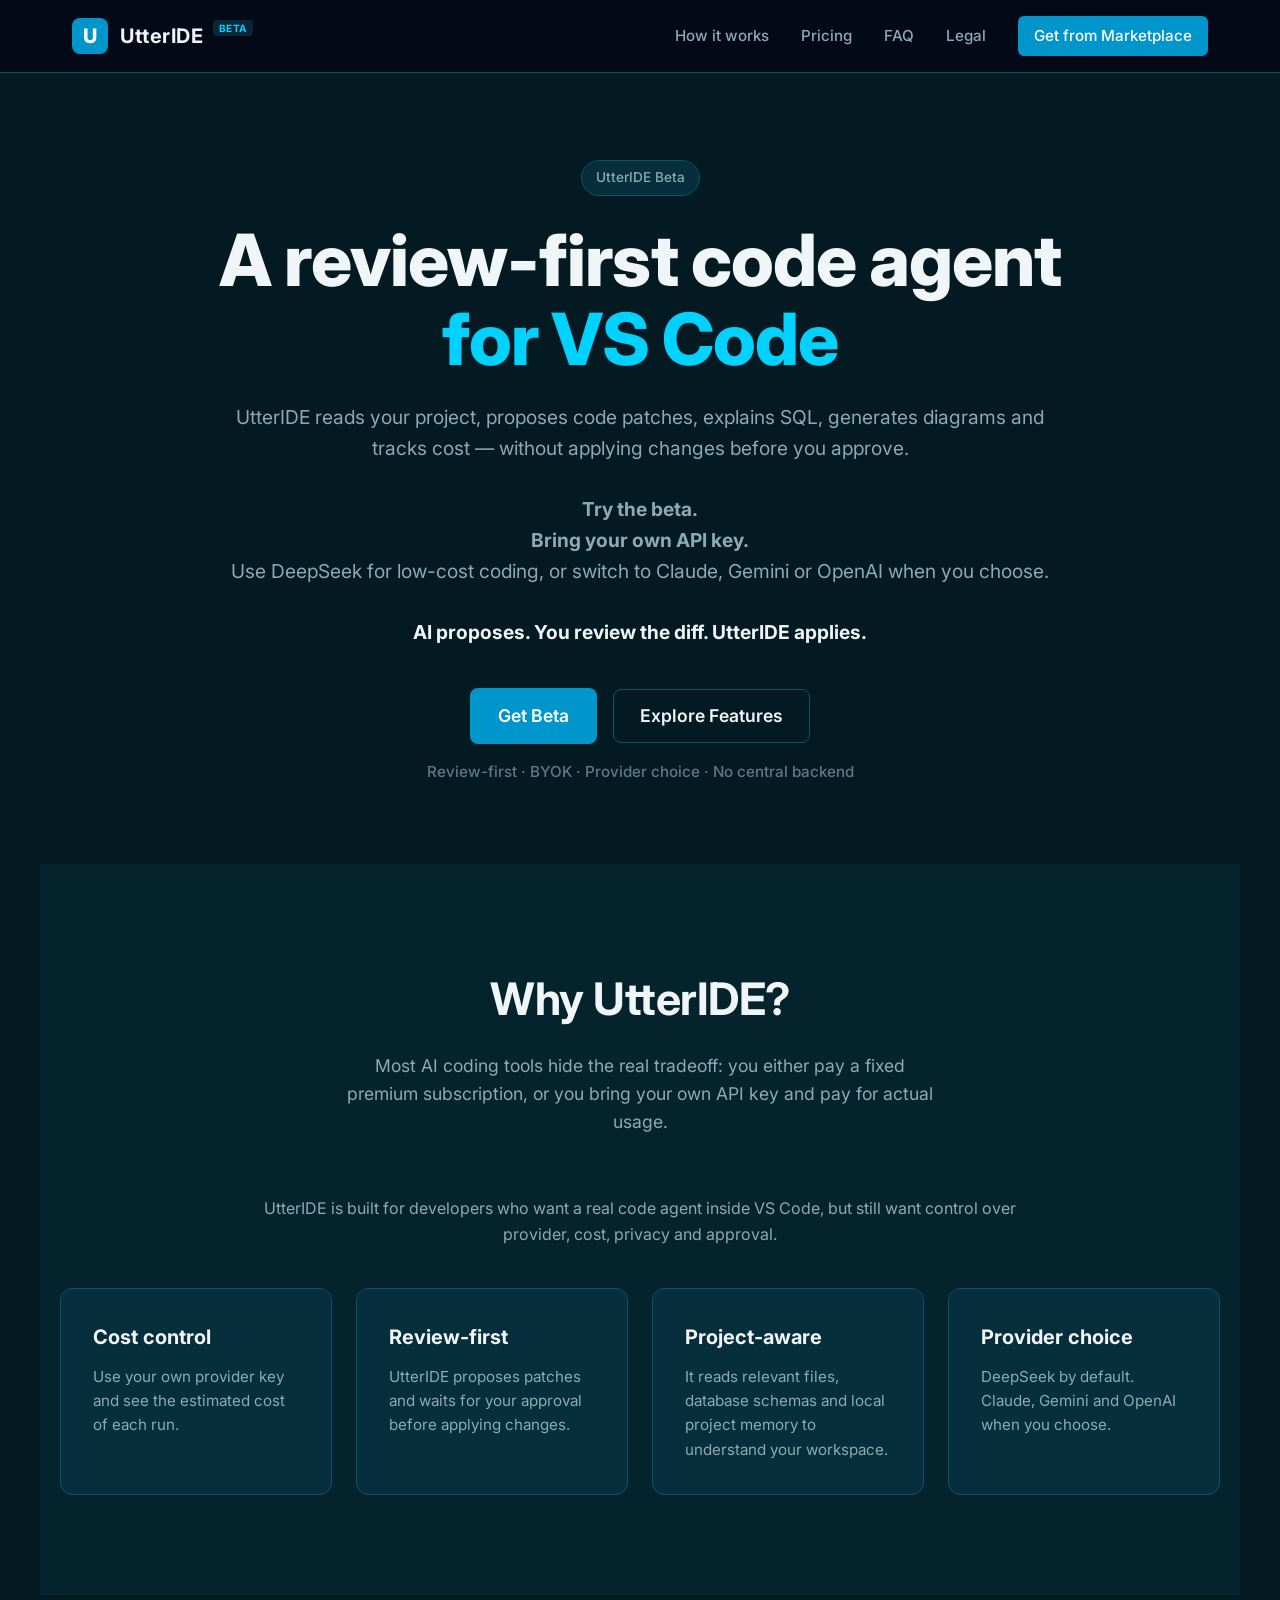
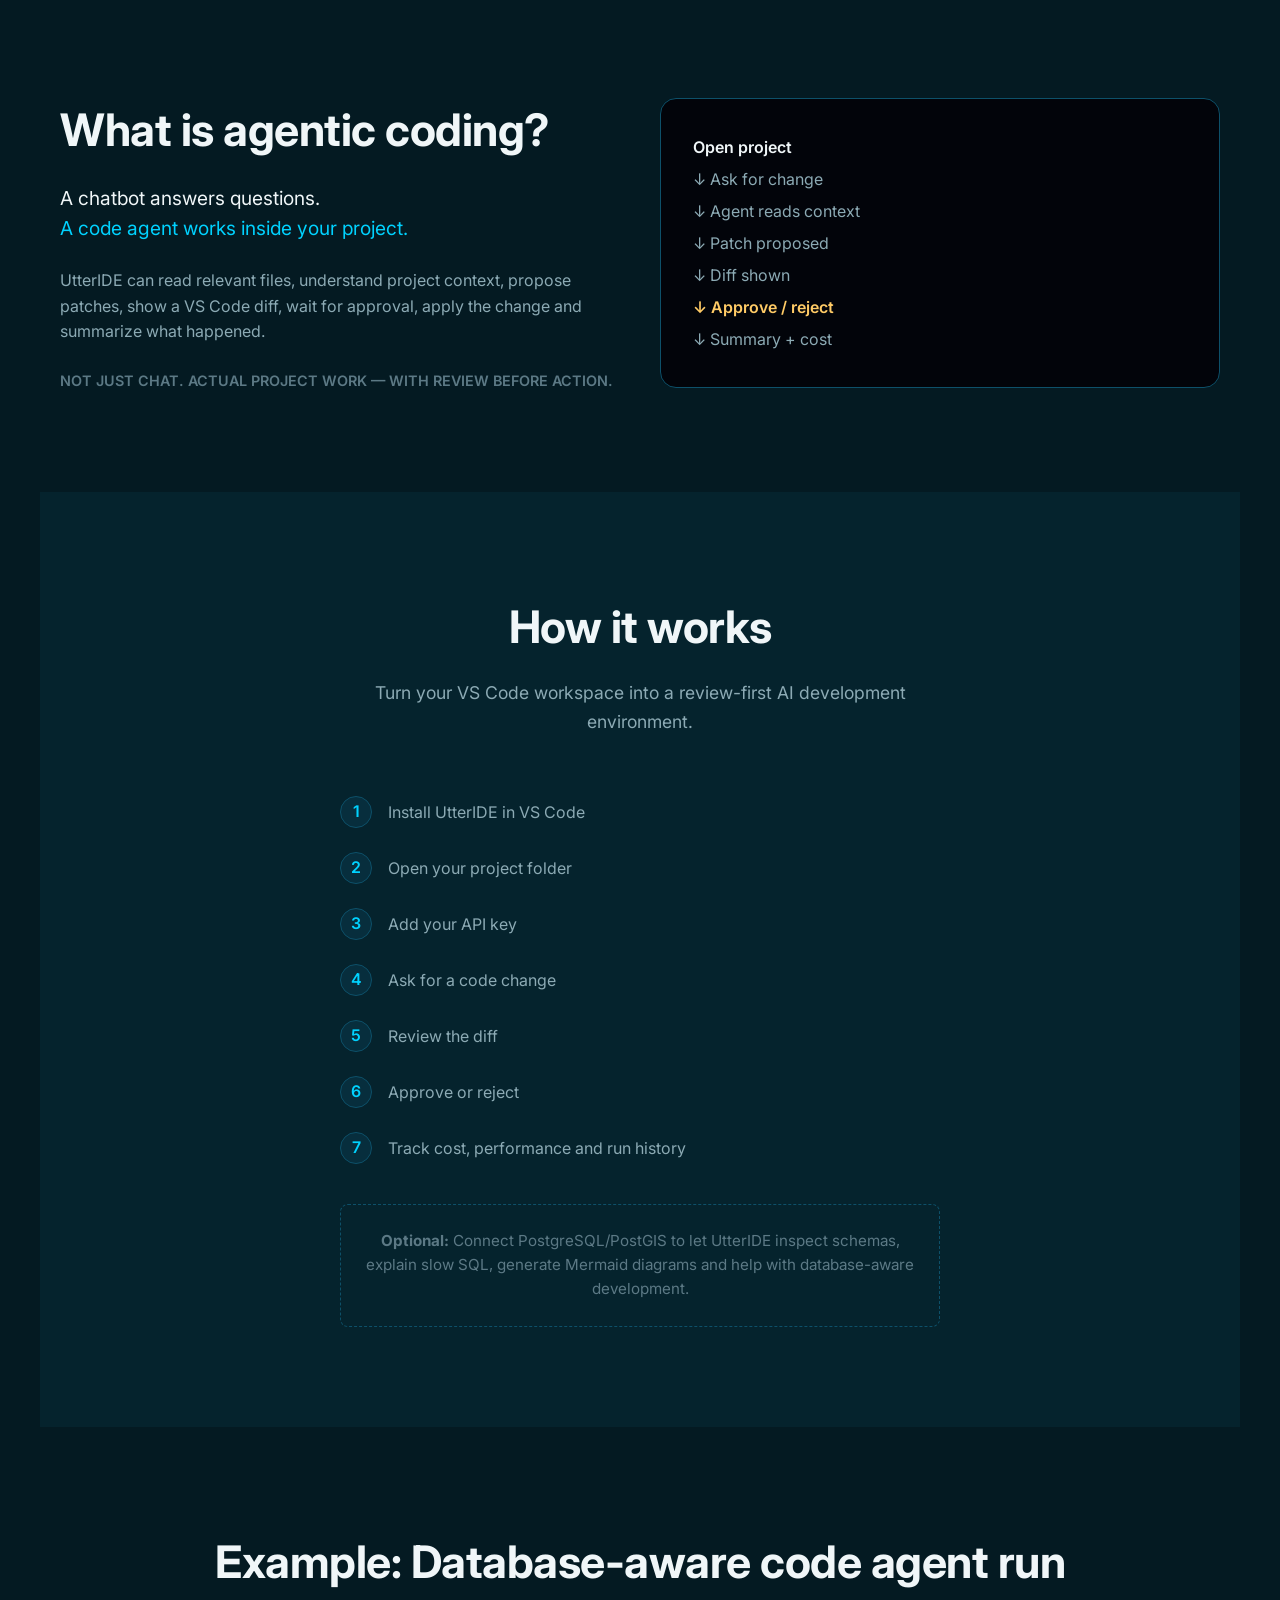
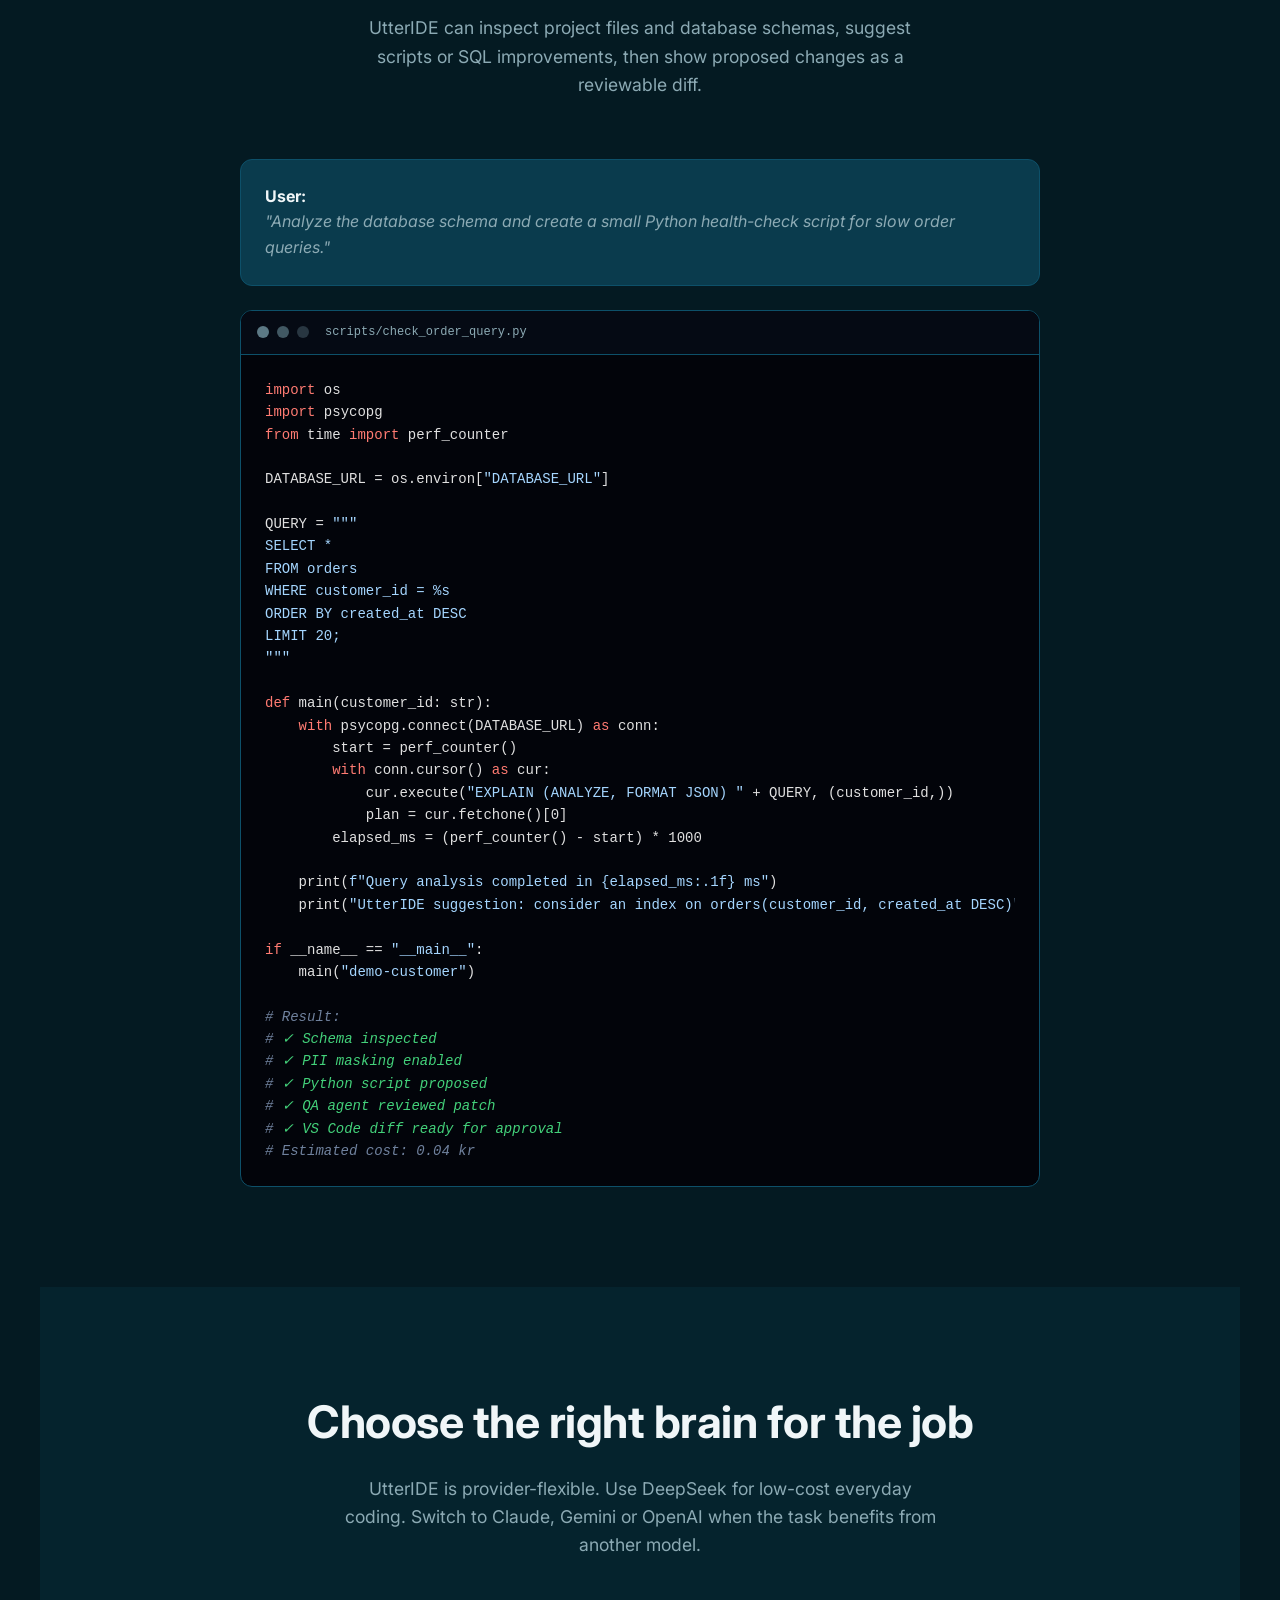
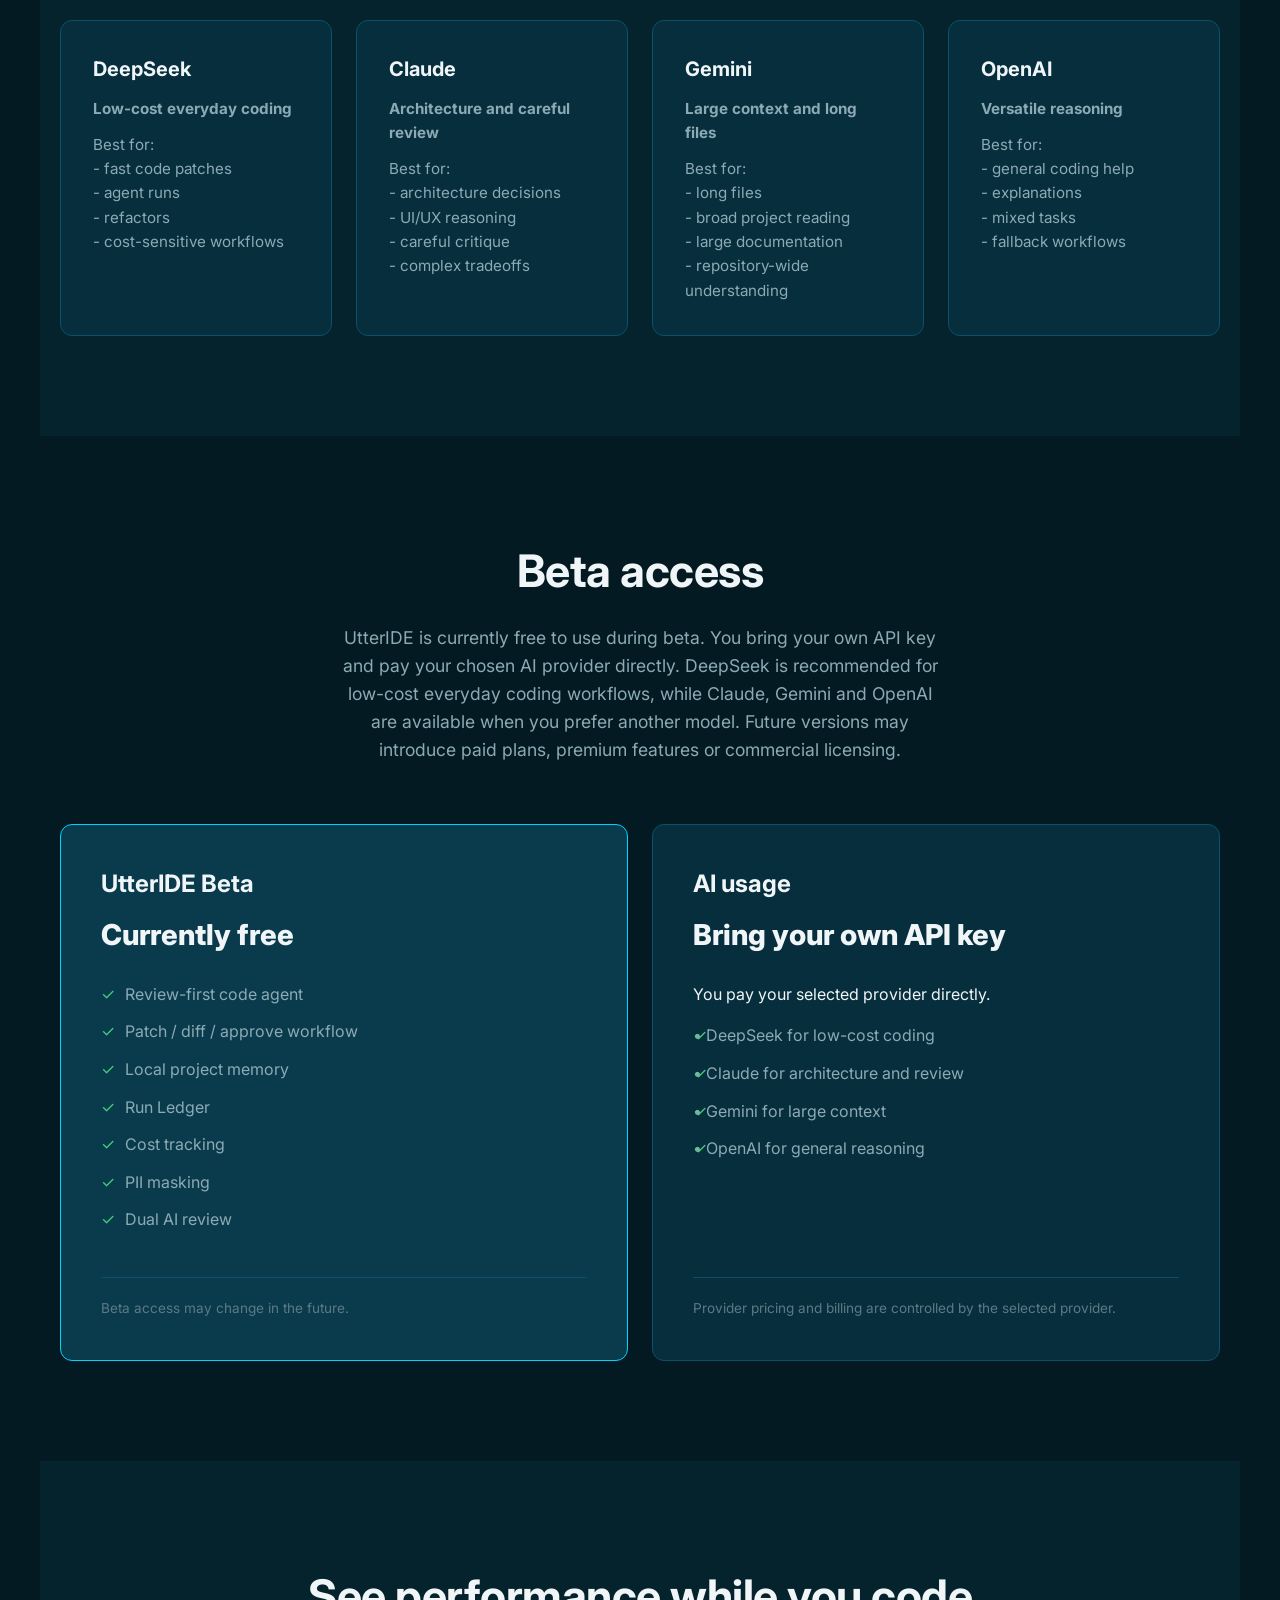
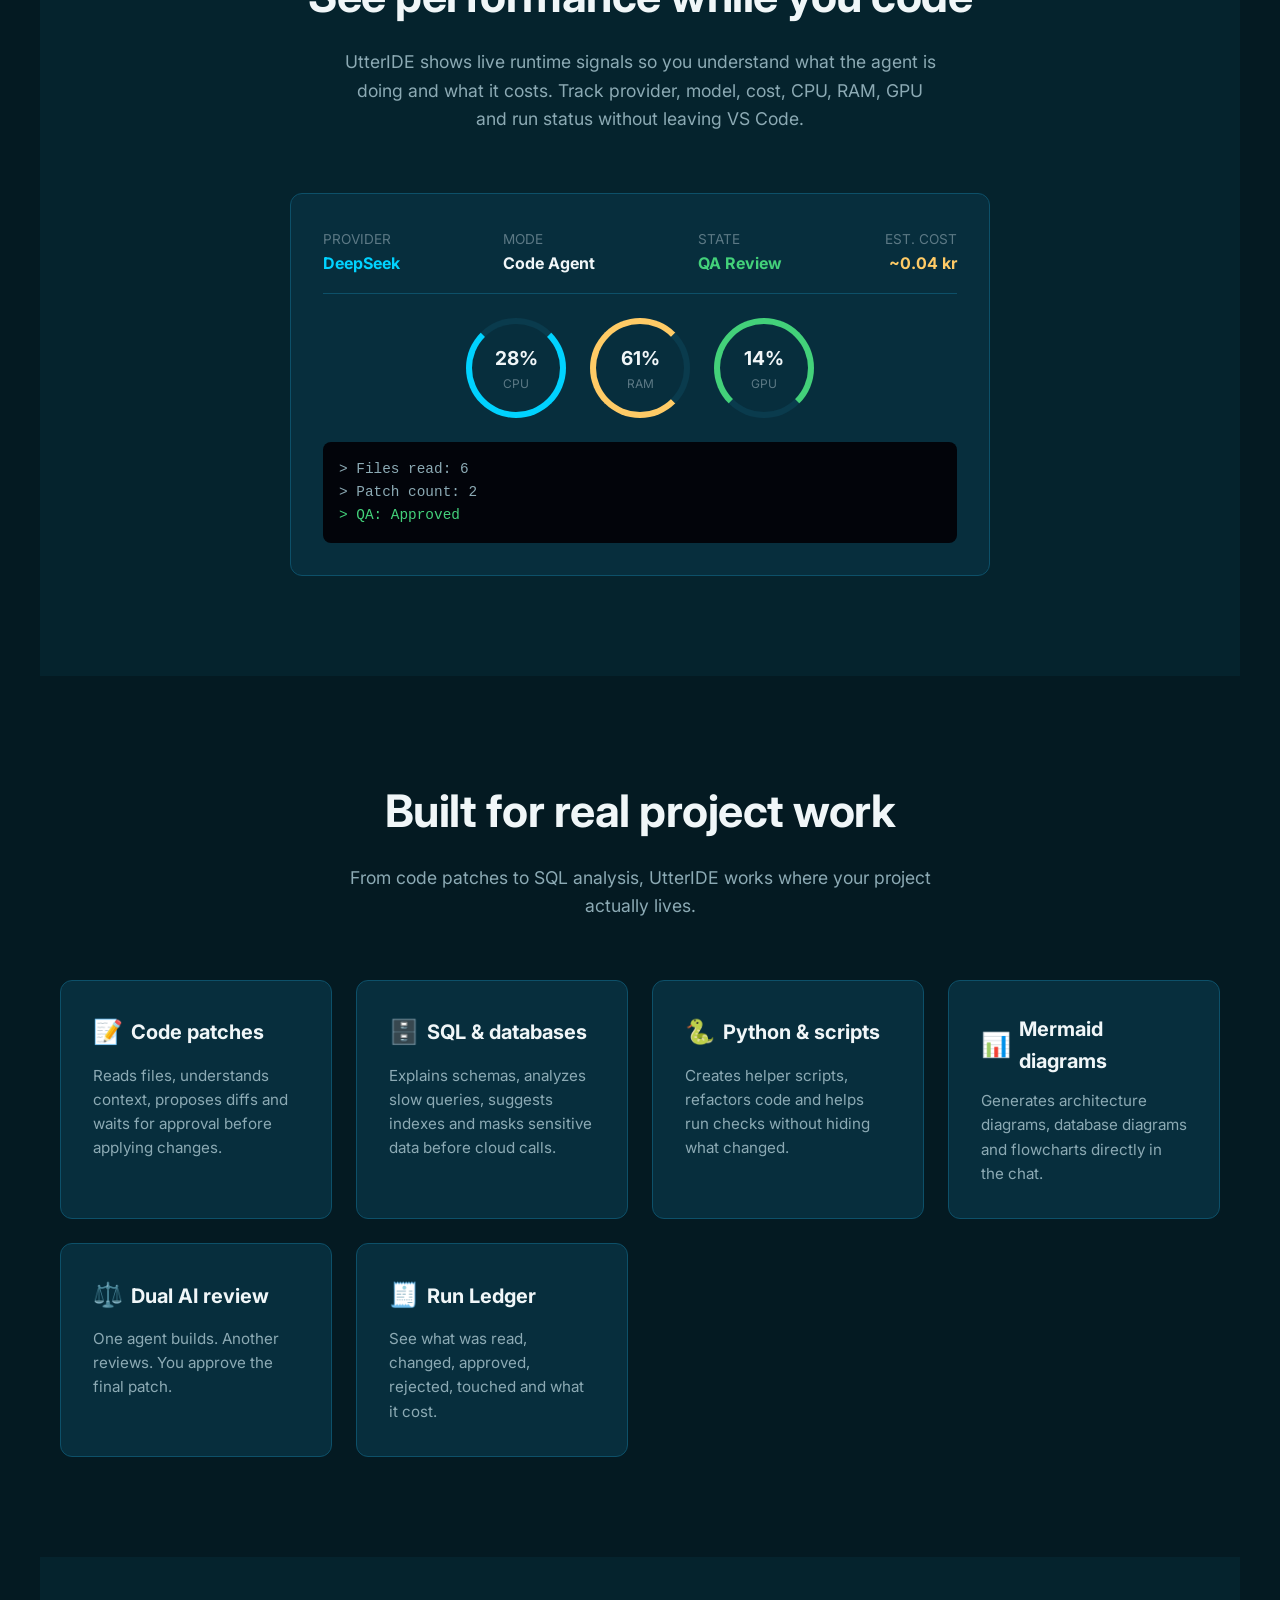
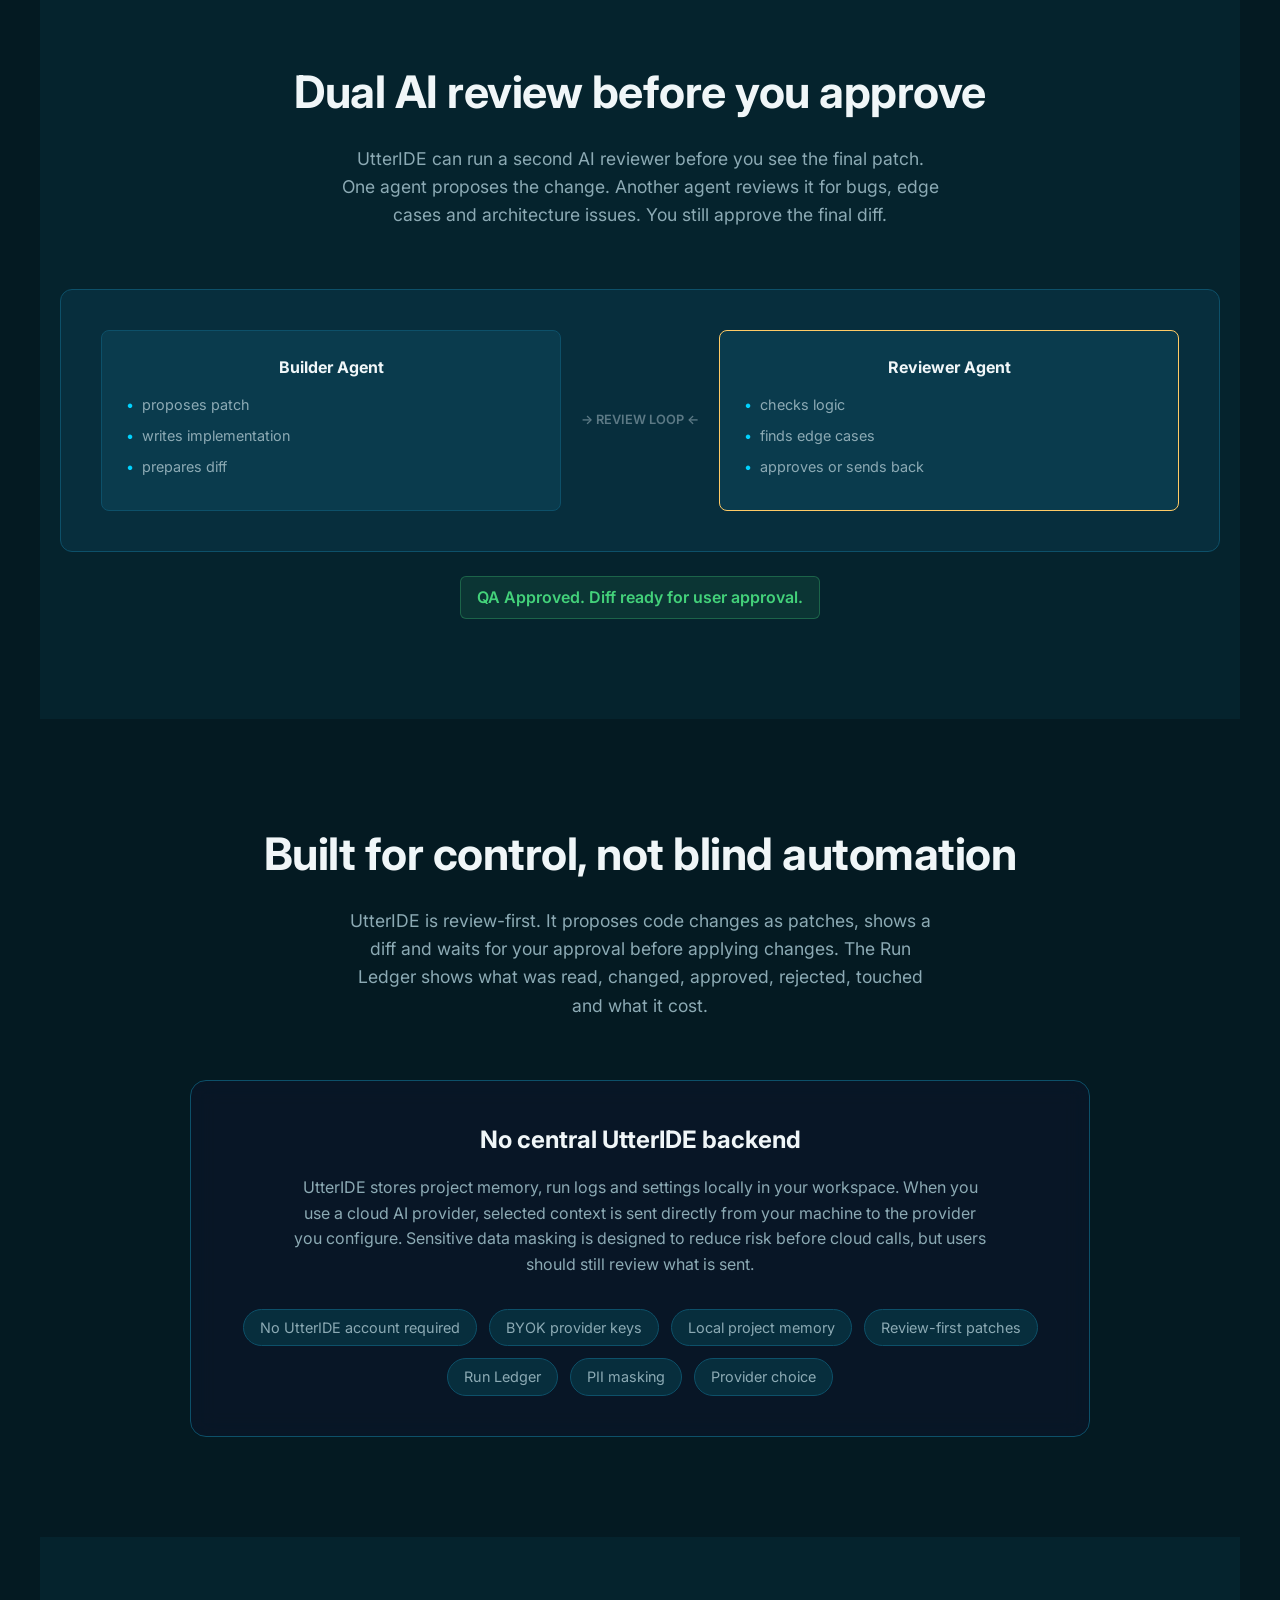
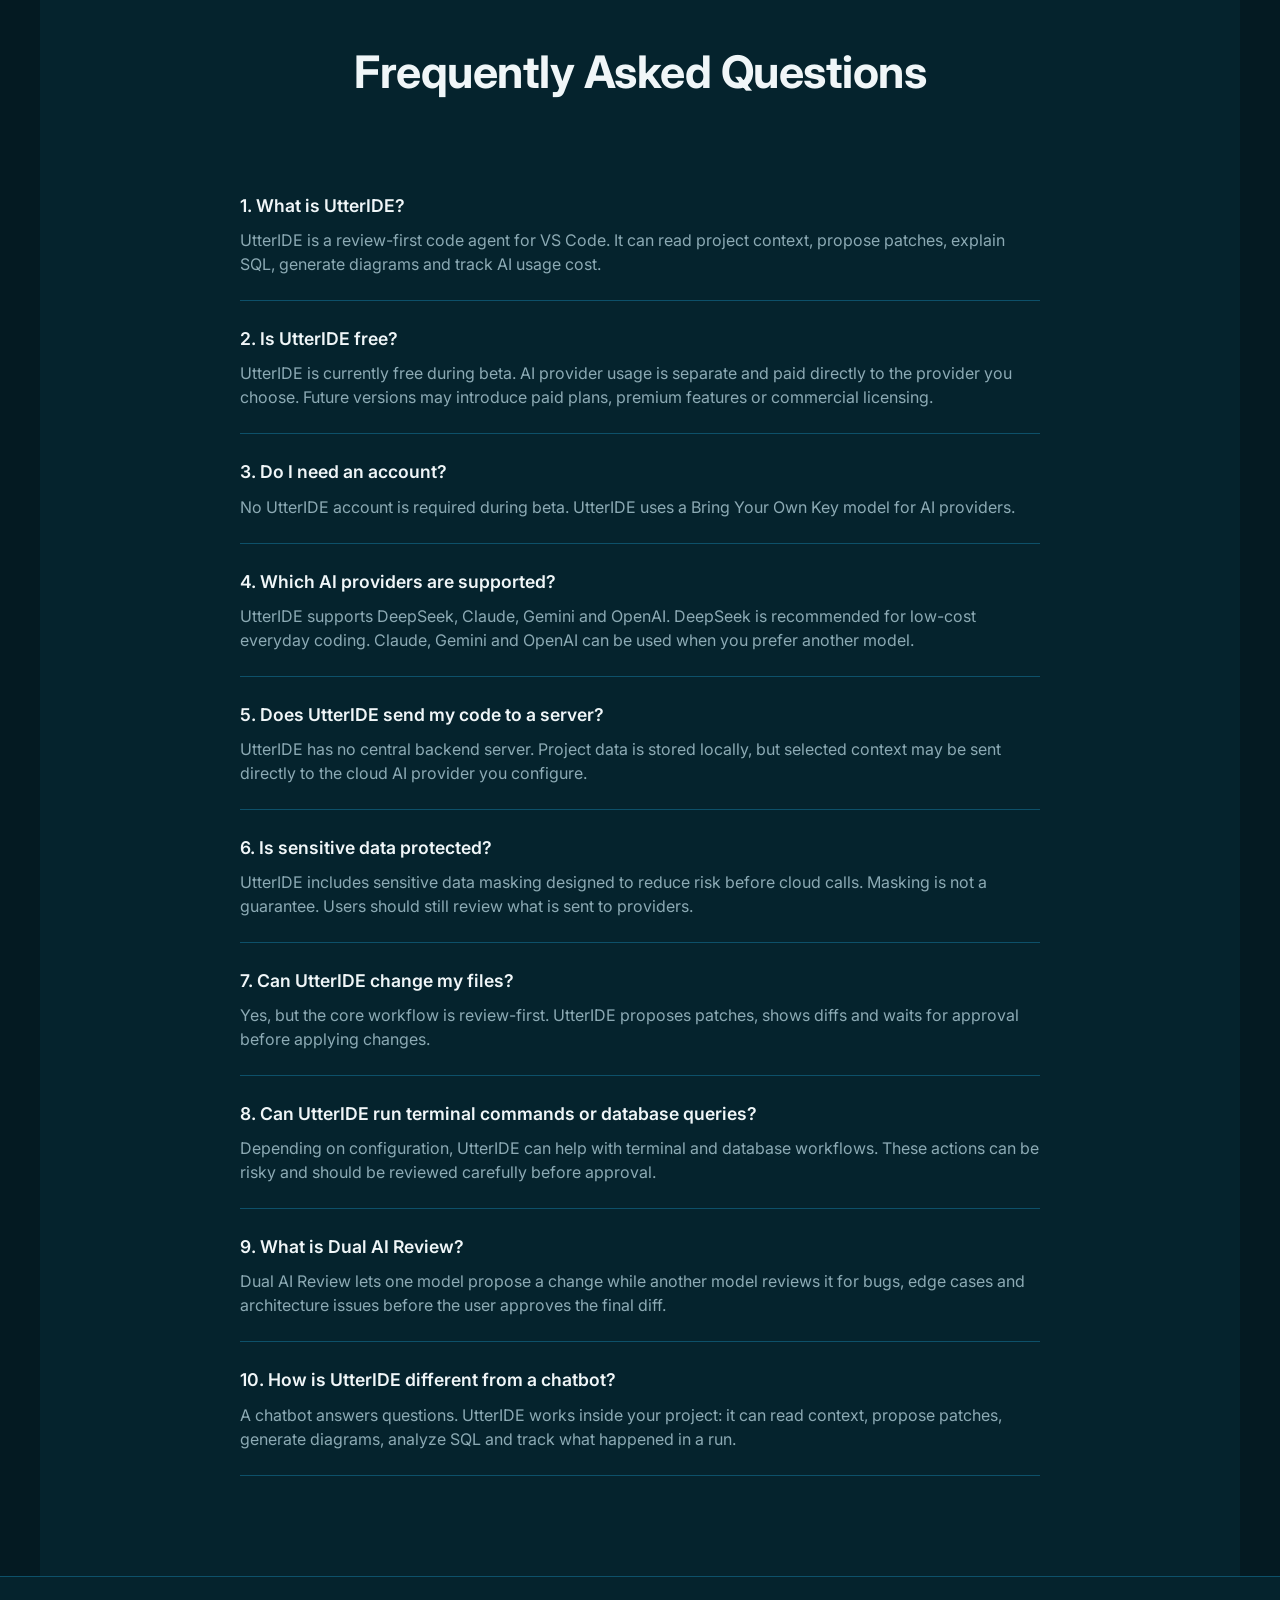
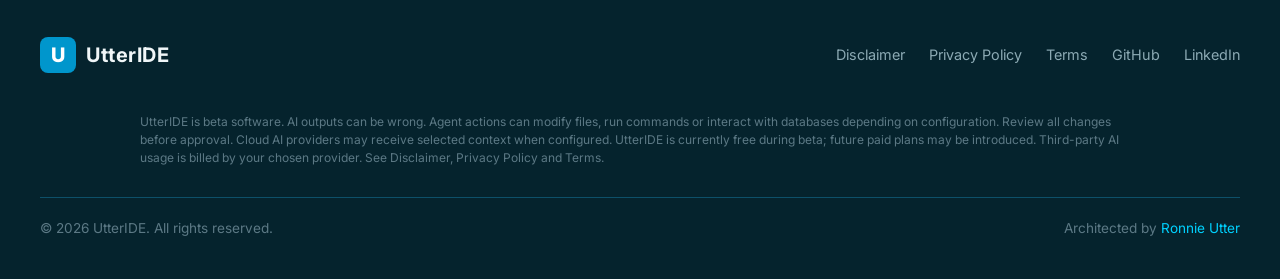
<file: index.html>
<!DOCTYPE html>
<html lang="en">
<head>
    <meta charset="UTF-8">
    <meta name="viewport" content="width=device-width, initial-scale=1.0">
    <title>UtterIDE - Affordable, review-first AI coding for VS Code</title>
    <meta name="description" content="UtterIDE: A review-first code agent for VSCode featuring Dual Brains, cost-tracking, and Database Synapses.">
    
    <!-- Modern Typography -->
    <link rel="preconnect" href="https://fonts.googleapis.com">
    <link rel="preconnect" href="https://fonts.gstatic.com" crossorigin>
    <link href="https://fonts.googleapis.com/css2?family=Inter:wght@300;400;500;600;700;800&display=swap" rel="stylesheet">
    
    <link rel="stylesheet" href="styles.css">
    
    <!-- PostHog Telemetry -->
    <script>
        !function(t,e){var o,n,p,r;e.__SV||(window.posthog=e,e._i=[],e.init=function(i,s,a){function g(t,e){var o=e.split(".");2==o.length&&(t=t[o[0]],e=o[1]),t[e]=function(){t.push([e].concat(Array.prototype.slice.call(arguments,0)))}}(p=t.createElement("script")).type="text/javascript",p.async=!0,p.src=s.api_host.replace(".i.posthog.com","-assets.i.posthog.com")+"/static/array.js",(r=t.getElementsByTagName("script")[0]).parentNode.insertBefore(p,r);var u=e;for(void 0!==a?u=e[a]=[]:a="posthog",u.people=u.people||[],u.toString=function(t){var e="posthog";return"posthog"!==a&&(e+="."+a),t||(e+=" (stub)"),e},u.people.toString=function(){return u.toString(1)+".people (stub)"},o="capture identify alias people.set people.set_once set_config register register_once unregister opt_out_capturing has_opted_out_capturing opt_in_capturing reset isFeatureEnabled onFeatureFlags getFeatureFlag getFeatureFlagPayload reloadFeatureFlags group updateEarlyAccessFeatureEnrollment getEarlyAccessFeatures getActiveMatchingSurveys getSurveys getNextSurveyStep onSessionId setPersonProperties".split(" "),n=0;n<o.length;n++)g(u,o[n]);e._i.push([i,s,a])},e.__SV=1)}(document,window.posthog||[]);
        posthog.init('phc_x7D7otxgcHvgrMDsq2oRNkg9fxvJ7nd6MW8McZXkW2tB',{api_host:'https://eu.i.posthog.com'})
    </script>
</head>
<body>
    <!-- Navigation -->
    <nav class="navbar">
        <div class="nav-content">
            <div class="logo-container">
                <div class="logo-u">U</div>
                <span class="logo-text">UtterIDE <span style="font-size: 10px; background: rgba(31, 200, 247, 0.15); padding: 2px 6px; border-radius: 4px; color: var(--accent); vertical-align: top; margin-left: 4px;">BETA</span></span>
            </div>
            <div class="nav-links">
                <a href="#how-it-works">How it works</a>
                <a href="#pricing">Pricing</a>
                <a href="#faq">FAQ</a>
                <a href="#" id="open-legal-nav">Legal</a>
                <a href="https://marketplace.visualstudio.com/items?itemName=UtterIDE.utteride-ai" target="_blank" class="btn-primary-small">Get from Marketplace</a>
            </div>
        </div>
    </nav>

    <!-- 1. Hero Section -->
    <header class="hero">
        <div class="badge">UtterIDE Beta</div>
        <h1 class="hero-title">
            A review-first code agent <br>
            <span class="gradient-text">for VS Code</span>
        </h1>
        <p class="hero-subtitle">
            UtterIDE reads your project, proposes code patches, explains SQL, generates diagrams and tracks cost &mdash; without applying changes before you approve.
            <br><br>
            <strong>Try the beta.</strong><br>
            <strong>Bring your own API key.</strong><br>
            Use DeepSeek for low-cost coding, or switch to Claude, Gemini or OpenAI when you choose.
            <br><br>
            <strong style="color: var(--text-main);">AI proposes. You review the diff. UtterIDE applies.</strong>
        </p>
        <div class="hero-actions">
            <a href="https://marketplace.visualstudio.com/items?itemName=UtterIDE.utteride-ai" target="_blank" class="btn-primary">Get Beta</a>
            <a href="#demo" class="btn-secondary">Explore Features</a>
        </div>
        <p class="hero-pricing-line">Review-first &middot; BYOK &middot; Provider choice &middot; No central backend</p>
    </header>

    <!-- 2. Why UtterIDE? -->
    <section class="section-wrapper bg-alt" id="why">
        <div class="section-header">
            <h2 class="section-title">Why UtterIDE?</h2>
            <p class="section-subtitle">Most AI coding tools hide the real tradeoff: you either pay a fixed premium subscription, or you bring your own API key and pay for actual usage.</p>
        </div>
        
        <p style="text-align: center; max-width: 800px; margin: 0 auto 40px; color: var(--text-muted);">
            UtterIDE is built for developers who want a real code agent inside VS Code, but still want control over provider, cost, privacy and approval.
        </p>
        
        <div class="simple-grid">
            <div class="card">
                <h3>Cost control</h3>
                <p>Use your own provider key and see the estimated cost of each run.</p>
            </div>
            <div class="card">
                <h3>Review-first</h3>
                <p>UtterIDE proposes patches and waits for your approval before applying changes.</p>
            </div>
            <div class="card">
                <h3>Project-aware</h3>
                <p>It reads relevant files, database schemas and local project memory to understand your workspace.</p>
            </div>
            <div class="card">
                <h3>Provider choice</h3>
                <p>DeepSeek by default. Claude, Gemini and OpenAI when you choose.</p>
            </div>
        </div>
    </section>

    <!-- 3. What is agentic coding? -->
    <section class="section-wrapper" id="agentic-coding">
        <div class="two-column">
            <div>
                <h2 class="section-title">What is agentic coding?</h2>
                <p style="font-size: 1.2rem; color: var(--text-main); margin-bottom: 24px;">
                    A chatbot answers questions.<br>
                    <span style="color: var(--accent);">A code agent works inside your project.</span>
                </p>
                <p style="color: var(--text-muted); margin-bottom: 24px;">
                    UtterIDE can read relevant files, understand project context, propose patches, show a VS Code diff, wait for approval, apply the change and summarize what happened.
                </p>
                <p style="font-weight: 600; color: var(--text-soft); font-size: 0.9rem; text-transform: uppercase;">
                    Not just chat. Actual project work &mdash; with review before action.
                </p>
            </div>
            <div class="glass-panel" style="padding: 32px; background: #02040a;">
                <ul style="list-style: none; color: var(--text-muted); line-height: 2;">
                    <li style="color: var(--text-main); font-weight: 600;">Open project</li>
                    <li>&darr; Ask for change</li>
                    <li>&darr; Agent reads context</li>
                    <li>&darr; Patch proposed</li>
                    <li>&darr; Diff shown</li>
                    <li style="color: var(--warning); font-weight: 600;">&darr; Approve / reject</li>
                    <li>&darr; Summary + cost</li>
                </ul>
            </div>
        </div>
    </section>

    <!-- 4. How it works -->
    <section class="section-wrapper bg-alt" id="how-it-works">
        <div class="section-header">
            <h2 class="section-title">How it works</h2>
            <p class="section-subtitle">Turn your VS Code workspace into a review-first AI development environment.</p>
        </div>
        
        <div class="steps-list">
            <div class="step-item">
                <div class="step-number">1</div>
                <div class="step-text">Install UtterIDE in VS Code</div>
            </div>
            <div class="step-item">
                <div class="step-number">2</div>
                <div class="step-text">Open your project folder</div>
            </div>
            <div class="step-item">
                <div class="step-number">3</div>
                <div class="step-text">Add your API key</div>
            </div>
            <div class="step-item">
                <div class="step-number">4</div>
                <div class="step-text">Ask for a code change</div>
            </div>
            <div class="step-item">
                <div class="step-number">5</div>
                <div class="step-text">Review the diff</div>
            </div>
            <div class="step-item">
                <div class="step-number">6</div>
                <div class="step-text">Approve or reject</div>
            </div>
            <div class="step-item">
                <div class="step-number">7</div>
                <div class="step-text">Track cost, performance and run history</div>
            </div>
        </div>
        
        <div style="max-width: 600px; margin: 40px auto 0; padding: 24px; border: 1px dashed var(--border); border-radius: 8px; text-align: center;">
            <p style="color: var(--text-soft); font-size: 0.95rem;">
                <strong>Optional:</strong> Connect PostgreSQL/PostGIS to let UtterIDE inspect schemas, explain slow SQL, generate Mermaid diagrams and help with database-aware development.
            </p>
        </div>
    </section>

    <!-- 5. Live Demo Card -->
    <section class="section-wrapper" id="demo">
        <div class="section-header">
            <h2 class="section-title">Example: Database-aware code agent run</h2>
            <p class="section-subtitle">UtterIDE can inspect project files and database schemas, suggest scripts or SQL improvements, then show proposed changes as a reviewable diff.</p>
        </div>

        <div style="max-width: 800px; margin: 0 auto; background: var(--panel-soft); padding: 24px; border-radius: 12px; margin-bottom: 24px; border: 1px solid var(--border);">
            <strong style="color: var(--text-main);">User:</strong><br>
            <span style="color: var(--text-muted); font-style: italic;">"Analyze the database schema and create a small Python health-check script for slow order queries."</span>
        </div>

        <div class="demo-window" style="max-width: 800px; margin: 0 auto;">
            <div class="demo-header">
                <div class="demo-dots">
                    <span class="dot-1"></span><span class="dot-2"></span><span class="dot-3"></span>
                </div>
                <div class="demo-title">scripts/check_order_query.py</div>
            </div>
            <div class="demo-body">
<pre><code><span class="token-keyword">import</span> os
<span class="token-keyword">import</span> psycopg
<span class="token-keyword">from</span> time <span class="token-keyword">import</span> perf_counter

DATABASE_URL = os.environ[<span class="token-string">"DATABASE_URL"</span>]

QUERY = <span class="token-string">"""
SELECT *
FROM orders
WHERE customer_id = %s
ORDER BY created_at DESC
LIMIT 20;
"""</span>

<span class="token-keyword">def</span> main(customer_id: str):
    <span class="token-keyword">with</span> psycopg.connect(DATABASE_URL) <span class="token-keyword">as</span> conn:
        start = perf_counter()
        <span class="token-keyword">with</span> conn.cursor() <span class="token-keyword">as</span> cur:
            cur.execute(<span class="token-string">"EXPLAIN (ANALYZE, FORMAT JSON) "</span> + QUERY, (customer_id,))
            plan = cur.fetchone()[0]
        elapsed_ms = (perf_counter() - start) * 1000

    print(<span class="token-string">f"Query analysis completed in {elapsed_ms:.1f} ms"</span>)
    print(<span class="token-string">"UtterIDE suggestion: consider an index on orders(customer_id, created_at DESC)"</span>)

<span class="token-keyword">if</span> __name__ == <span class="token-string">"__main__"</span>:
    main(<span class="token-string">"demo-customer"</span>)

<span class="token-comment"># Result:
# <span class="token-success">✓ Schema inspected</span>
# <span class="token-success">✓ PII masking enabled</span>
# <span class="token-success">✓ Python script proposed</span>
# <span class="token-success">✓ QA agent reviewed patch</span>
# <span class="token-success">✓ VS Code diff ready for approval</span>
# Estimated cost: 0.04 kr</span></code></pre>
            </div>
        </div>
    </section>

    <!-- 6. Choose the right brain -->
    <section class="section-wrapper bg-alt">
        <div class="section-header">
            <h2 class="section-title">Choose the right brain for the job</h2>
            <p class="section-subtitle">UtterIDE is provider-flexible. Use DeepSeek for low-cost everyday coding. Switch to Claude, Gemini or OpenAI when the task benefits from another model.</p>
        </div>

        <div class="simple-grid">
            <div class="card">
                <h3>DeepSeek</h3>
                <p><strong>Low-cost everyday coding</strong></p>
                <p style="margin-top: 12px;">Best for:<br>- fast code patches<br>- agent runs<br>- refactors<br>- cost-sensitive workflows</p>
            </div>
            <div class="card">
                <h3>Claude</h3>
                <p><strong>Architecture and careful review</strong></p>
                <p style="margin-top: 12px;">Best for:<br>- architecture decisions<br>- UI/UX reasoning<br>- careful critique<br>- complex tradeoffs</p>
            </div>
            <div class="card">
                <h3>Gemini</h3>
                <p><strong>Large context and long files</strong></p>
                <p style="margin-top: 12px;">Best for:<br>- long files<br>- broad project reading<br>- large documentation<br>- repository-wide understanding</p>
            </div>
            <div class="card">
                <h3>OpenAI</h3>
                <p><strong>Versatile reasoning</strong></p>
                <p style="margin-top: 12px;">Best for:<br>- general coding help<br>- explanations<br>- mixed tasks<br>- fallback workflows</p>
            </div>
        </div>
    </section>

    <!-- 7. Pricing -->
    <section class="section-wrapper" id="pricing">
        <div class="section-header">
            <h2 class="section-title">Beta access</h2>
            <p class="section-subtitle">UtterIDE is currently free to use during beta. You bring your own API key and pay your chosen AI provider directly. DeepSeek is recommended for low-cost everyday coding workflows, while Claude, Gemini and OpenAI are available when you prefer another model. Future versions may introduce paid plans, premium features or commercial licensing.</p>
        </div>

        <div class="pricing-grid">
            <div class="pricing-card highlight">
                <div class="price-title">UtterIDE Beta</div>
                <div class="price-amount" style="font-size: 1.8rem;">Currently free</div>
                <ul class="price-features">
                    <li>Review-first code agent</li>
                    <li>Patch / diff / approve workflow</li>
                    <li>Local project memory</li>
                    <li>Run Ledger</li>
                    <li>Cost tracking</li>
                    <li>PII masking</li>
                    <li>Dual AI review</li>
                </ul>
                <div class="price-footer">Beta access may change in the future.</div>
            </div>
            <div class="pricing-card">
                <div class="price-title">AI usage</div>
                <div class="price-amount" style="font-size: 1.8rem;">Bring your own API key</div>
                <p style="color: var(--text-main); margin-bottom: 16px;">You pay your selected provider directly.</p>
                <ul class="price-features">
                    <li style="padding-left: 0;">&bull; DeepSeek for low-cost coding</li>
                    <li style="padding-left: 0;">&bull; Claude for architecture and review</li>
                    <li style="padding-left: 0;">&bull; Gemini for large context</li>
                    <li style="padding-left: 0;">&bull; OpenAI for general reasoning</li>
                </ul>
                <div class="price-footer">Provider pricing and billing are controlled by the selected provider.</div>
            </div>
        </div>
    </section>

    <!-- 8. Performance -->
    <section class="section-wrapper bg-alt">
        <div class="section-header">
            <h2 class="section-title">See performance while you code</h2>
            <p class="section-subtitle">UtterIDE shows live runtime signals so you understand what the agent is doing and what it costs. Track provider, model, cost, CPU, RAM, GPU and run status without leaving VS Code.</p>
        </div>

        <div class="dashboard-card" style="max-width: 700px; margin: 0 auto;">
            <div style="display: flex; justify-content: space-between; border-bottom: 1px solid var(--border); padding-bottom: 16px; margin-bottom: 16px;">
                <div>
                    <span style="color: var(--text-soft); font-size: 0.85rem; text-transform: uppercase;">Provider</span><br>
                    <strong style="color: var(--accent);">DeepSeek</strong>
                </div>
                <div>
                    <span style="color: var(--text-soft); font-size: 0.85rem; text-transform: uppercase;">Mode</span><br>
                    <strong>Code Agent</strong>
                </div>
                <div>
                    <span style="color: var(--text-soft); font-size: 0.85rem; text-transform: uppercase;">State</span><br>
                    <strong style="color: var(--success);">QA Review</strong>
                </div>
                <div style="text-align: right;">
                    <span style="color: var(--text-soft); font-size: 0.85rem; text-transform: uppercase;">Est. Cost</span><br>
                    <strong style="color: var(--warning);">~0.04 kr</strong>
                </div>
            </div>

            <div class="metrics-row">
                <div class="metric-circle cpu">
                    <span class="metric-val">28%</span>
                    <span class="metric-label">CPU</span>
                </div>
                <div class="metric-circle ram">
                    <span class="metric-val">61%</span>
                    <span class="metric-label">RAM</span>
                </div>
                <div class="metric-circle gpu">
                    <span class="metric-val">14%</span>
                    <span class="metric-label">GPU</span>
                </div>
            </div>

            <div class="run-summary-box">
                > Files read: 6<br>
                > Patch count: 2<br>
                <span style="color: var(--success);">> QA: Approved</span>
            </div>
        </div>
    </section>

    <!-- 9. What it can do -->
    <section class="section-wrapper" id="features">
        <div class="section-header">
            <h2 class="section-title">Built for real project work</h2>
            <p class="section-subtitle">From code patches to SQL analysis, UtterIDE works where your project actually lives.</p>
        </div>
        
        <div class="simple-grid">
            <div class="card">
                <h3 style="display: flex; align-items: center; gap: 8px;"><span style="font-size: 1.5rem;">📝</span> Code patches</h3>
                <p>Reads files, understands context, proposes diffs and waits for approval before applying changes.</p>
            </div>
            <div class="card">
                <h3 style="display: flex; align-items: center; gap: 8px;"><span style="font-size: 1.5rem;">🗄️</span> SQL & databases</h3>
                <p>Explains schemas, analyzes slow queries, suggests indexes and masks sensitive data before cloud calls.</p>
            </div>
            <div class="card">
                <h3 style="display: flex; align-items: center; gap: 8px;"><span style="font-size: 1.5rem;">🐍</span> Python & scripts</h3>
                <p>Creates helper scripts, refactors code and helps run checks without hiding what changed.</p>
            </div>
            <div class="card">
                <h3 style="display: flex; align-items: center; gap: 8px;"><span style="font-size: 1.5rem;">📊</span> Mermaid diagrams</h3>
                <p>Generates architecture diagrams, database diagrams and flowcharts directly in the chat.</p>
            </div>
            <div class="card">
                <h3 style="display: flex; align-items: center; gap: 8px;"><span style="font-size: 1.5rem;">⚖️</span> Dual AI review</h3>
                <p>One agent builds. Another reviews. You approve the final patch.</p>
            </div>
            <div class="card">
                <h3 style="display: flex; align-items: center; gap: 8px;"><span style="font-size: 1.5rem;">🧾</span> Run Ledger</h3>
                <p>See what was read, changed, approved, rejected, touched and what it cost.</p>
            </div>
        </div>
    </section>

    <!-- 10. Dual AI -->
    <section class="section-wrapper bg-alt">
        <div class="section-header">
            <h2 class="section-title">Dual AI review before you approve</h2>
            <p class="section-subtitle">UtterIDE can run a second AI reviewer before you see the final patch. One agent proposes the change. Another agent reviews it for bugs, edge cases and architecture issues. You still approve the final diff.</p>
        </div>

        <div class="dual-ai-diagram">
            <div class="ai-node">
                <h4>Builder Agent</h4>
                <ul>
                    <li>proposes patch</li>
                    <li>writes implementation</li>
                    <li>prepares diff</li>
                </ul>
            </div>
            <div class="ai-flow">
                &rarr; Review Loop &larr;
            </div>
            <div class="ai-node" style="border-color: var(--warning);">
                <h4>Reviewer Agent</h4>
                <ul>
                    <li>checks logic</li>
                    <li>finds edge cases</li>
                    <li>approves or sends back</li>
                </ul>
            </div>
        </div>
        
        <div style="text-align: center; margin-top: 24px;">
            <div style="display: inline-block; background: rgba(67, 209, 122, 0.1); color: var(--success); padding: 8px 16px; border-radius: 6px; border: 1px solid rgba(67, 209, 122, 0.3); font-weight: 600;">
                QA Approved. Diff ready for user approval.
            </div>
        </div>
    </section>

    <!-- 11. Trust / Privacy -->
    <section class="section-wrapper" id="security">
        <div class="section-header">
            <h2 class="section-title">Built for control, not blind automation</h2>
            <p class="section-subtitle">UtterIDE is review-first. It proposes code changes as patches, shows a diff and waits for your approval before applying changes. The Run Ledger shows what was read, changed, approved, rejected, touched and what it cost.</p>
        </div>

        <div class="glass-panel" style="padding: 40px; text-align: center; max-width: 900px; margin: 0 auto;">
            <h3 style="font-size: 1.5rem; margin-bottom: 16px;">No central UtterIDE backend</h3>
            <p style="color: var(--text-muted); margin-bottom: 24px; max-width: 700px; margin-left: auto; margin-right: auto;">
                UtterIDE stores project memory, run logs and settings locally in your workspace. When you use a cloud AI provider, selected context is sent directly from your machine to the provider you configure. Sensitive data masking is designed to reduce risk before cloud calls, but users should still review what is sent.
            </p>
            
            <div class="trust-bullets">
                <span class="trust-badge">No UtterIDE account required</span>
                <span class="trust-badge">BYOK provider keys</span>
                <span class="trust-badge">Local project memory</span>
                <span class="trust-badge">Review-first patches</span>
                <span class="trust-badge">Run Ledger</span>
                <span class="trust-badge">PII masking</span>
                <span class="trust-badge">Provider choice</span>
            </div>
        </div>
    </section>

    <!-- 12. FAQ -->
    <section class="section-wrapper bg-alt" id="faq">
        <div class="section-header">
            <h2 class="section-title">Frequently Asked Questions</h2>
        </div>
        
        <div class="faq-list">
            <div class="faq-item">
                <div class="faq-question">1. What is UtterIDE?</div>
                <div class="faq-answer">UtterIDE is a review-first code agent for VS Code. It can read project context, propose patches, explain SQL, generate diagrams and track AI usage cost.</div>
            </div>
            <div class="faq-item">
                <div class="faq-question">2. Is UtterIDE free?</div>
                <div class="faq-answer">UtterIDE is currently free during beta. AI provider usage is separate and paid directly to the provider you choose. Future versions may introduce paid plans, premium features or commercial licensing.</div>
            </div>
            <div class="faq-item">
                <div class="faq-question">3. Do I need an account?</div>
                <div class="faq-answer">No UtterIDE account is required during beta. UtterIDE uses a Bring Your Own Key model for AI providers.</div>
            </div>
            <div class="faq-item">
                <div class="faq-question">4. Which AI providers are supported?</div>
                <div class="faq-answer">UtterIDE supports DeepSeek, Claude, Gemini and OpenAI. DeepSeek is recommended for low-cost everyday coding. Claude, Gemini and OpenAI can be used when you prefer another model.</div>
            </div>
            <div class="faq-item">
                <div class="faq-question">5. Does UtterIDE send my code to a server?</div>
                <div class="faq-answer">UtterIDE has no central backend server. Project data is stored locally, but selected context may be sent directly to the cloud AI provider you configure.</div>
            </div>
            <div class="faq-item">
                <div class="faq-question">6. Is sensitive data protected?</div>
                <div class="faq-answer">UtterIDE includes sensitive data masking designed to reduce risk before cloud calls. Masking is not a guarantee. Users should still review what is sent to providers.</div>
            </div>
            <div class="faq-item">
                <div class="faq-question">7. Can UtterIDE change my files?</div>
                <div class="faq-answer">Yes, but the core workflow is review-first. UtterIDE proposes patches, shows diffs and waits for approval before applying changes.</div>
            </div>
            <div class="faq-item">
                <div class="faq-question">8. Can UtterIDE run terminal commands or database queries?</div>
                <div class="faq-answer">Depending on configuration, UtterIDE can help with terminal and database workflows. These actions can be risky and should be reviewed carefully before approval.</div>
            </div>
            <div class="faq-item">
                <div class="faq-question">9. What is Dual AI Review?</div>
                <div class="faq-answer">Dual AI Review lets one model propose a change while another model reviews it for bugs, edge cases and architecture issues before the user approves the final diff.</div>
            </div>
            <div class="faq-item">
                <div class="faq-question">10. How is UtterIDE different from a chatbot?</div>
                <div class="faq-answer">A chatbot answers questions. UtterIDE works inside your project: it can read context, propose patches, generate diagrams, analyze SQL and track what happened in a run.</div>
            </div>
        </div>
    </section>

    <!-- 13. Footer -->
    <footer class="footer">
        <div class="footer-content">
            <div class="footer-logo">
                <a href="https://utteride.se" style="text-decoration: none; display: flex; align-items: center; gap: 10px;">
                    <div class="logo-u">U</div>
                    <span class="logo-text" style="color: var(--text-main);">UtterIDE</span>
                </a>
            </div>
            <div class="footer-links">
                <a href="#" id="open-legal-footer">Disclaimer</a>
                <a href="legal/PRIVACY_POLICY.html" target="_blank">Privacy Policy</a>
                <a href="legal/TERMS_OF_SERVICE.html" target="_blank">Terms</a>
                <a href="https://github.com/Exomoon/UtterIDEWebsite" target="_blank" id="github-link">GitHub</a>
                <a href="https://www.linkedin.com/company/utteride/" target="_blank">LinkedIn</a>
            </div>
        </div>
        <div class="legal-text">
            UtterIDE is beta software. AI outputs can be wrong. Agent actions can modify files, run commands or interact with databases depending on configuration. Review all changes before approval. Cloud AI providers may receive selected context when configured. UtterIDE is currently free during beta; future paid plans may be introduced. Third-party AI usage is billed by your chosen provider. See Disclaimer, Privacy Policy and Terms.
        </div>
        <div class="footer-bottom">
            <div>&copy; 2026 UtterIDE. All rights reserved.</div>
            <div>
                Architected by <a href="https://www.linkedin.com/in/fme-dev/" target="_blank" style="color: var(--accent); text-decoration: none;">Ronnie Utter</a>
            </div>
        </div>
    </footer>

    <!-- Legal Modal (Hidden by default) -->
    <div id="legal-modal" class="modal-overlay">
        <div class="modal-content glass-panel" style="background: var(--bg-section);">
            <button id="close-modal" class="close-btn">&times;</button>
            <div class="modal-header">
                <h2 style="color: var(--text-main);">Legal & Beta Disclaimer</h2>
            </div>
            <div class="modal-body">
                <h3>1. Beta Software & Provided "As Is"</h3>
                <p>UtterIDE is currently in an active <strong>BETA</strong> phase. The software is provided "AS IS", without warranty of any kind. You use this software entirely at your own risk.</p>
                
                <h3>2. Third-Party API Usage</h3>
                <p>UtterIDE interfaces with third-party LLM providers. By using UtterIDE, you acknowledge that your prompts and code snippets are sent directly to the API providers you configure.</p>
                
                <h3>3. Agentic Root & File System Access</h3>
                <p><strong>WARNING:</strong> UtterIDE operates as an autonomous agent with the ability to execute terminal commands, modify files, and interact with your local environment. It has the same privileges as the user running VSCode.</p>
                
                <h3>Full Policies</h3>
                <div class="policy-links" style="margin-bottom: 20px;">
                    <a href="legal/TERMS_OF_SERVICE.html" target="_blank" style="color: var(--accent);">Terms of Service</a>
                    <a href="legal/PRIVACY_POLICY.html" target="_blank" style="color: var(--accent);">Privacy Policy</a>
                    <a href="legal/UtterIDE Beta Disclaimer.pdf" target="_blank" style="color: var(--accent);">Download Beta Disclaimer (PDF)</a>
                </div>
            </div>
            <div class="modal-footer" style="text-align: right; border-top: 1px solid var(--border); padding-top: 20px;">
                <button id="accept-legal" class="btn-primary-small">I Understand</button>
            </div>
        </div>
    </div>

    <script src="app.js"></script>
</body>
</html>
</file>
<file: styles.css>
/* CSS Variables for UtterIDE Professional Theme v2 (Antigravity Navy Blue) */
:root {
    --bg-main: #041A22;
    --bg-section: #05232d;
    --panel: #072e3d;
    --panel-soft: #0a3b4d;
    --border: #0d5069;

    --text-main: #f0f6f8;
    --text-muted: #8caab4;
    --text-soft: #5c7985;

    --accent: #00d2ff;
    --accent-strong: #0096cc;
    --accent-soft: rgba(0, 210, 255, 0.15);

    --success: #43d17a;
    --warning: #ffcb66;
    --danger: #ff6b6b;
    
    --glass-bg: rgba(11, 22, 40, 0.7);
    --glass-border: var(--border);
}

* {
    margin: 0;
    padding: 0;
    box-sizing: border-box;
}

body {
    font-family: 'Inter', sans-serif;
    background-color: var(--bg-main);
    color: var(--text-main);
    line-height: 1.6;
    overflow-x: hidden;
}

pre, code {
    max-width: 100%;
    overflow-x: auto;
    white-space: pre;
    font-family: 'Consolas', 'Monaco', monospace;
}

/* Glassmorphism utility */
.glass-panel {
    background: var(--glass-bg);
    backdrop-filter: blur(12px);
    -webkit-backdrop-filter: blur(12px);
    border: 1px solid var(--glass-border);
    border-radius: 16px;
}

/* Navbar */
.navbar {
    position: fixed;
    top: 0;
    width: 100%;
    z-index: 100;
    background: rgba(4, 8, 20, 0.85);
    backdrop-filter: blur(10px);
    border-bottom: 1px solid var(--border);
}

.nav-content {
    max-width: 1200px;
    margin: 0 auto;
    padding: 1rem 2rem;
    display: flex;
    justify-content: space-between;
    align-items: center;
}

.logo-container {
    display: flex;
    align-items: center;
    gap: 12px;
}

.logo-u {
    background: var(--accent-strong);
    color: white;
    width: 36px;
    height: 36px;
    border-radius: 8px;
    display: flex;
    align-items: center;
    justify-content: center;
    font-weight: 800;
    font-size: 20px;
}

.logo-text {
    font-weight: 700;
    font-size: 1.25rem;
    letter-spacing: 0.5px;
}

.nav-links {
    display: flex;
    align-items: center;
    gap: 2rem;
}

.nav-links a {
    color: var(--text-muted);
    text-decoration: none;
    font-size: 0.95rem;
    font-weight: 500;
    transition: color 0.2s;
}

.nav-links a:hover {
    color: var(--text-main);
}

/* Buttons */
.btn-primary-small {
    background: var(--accent-strong);
    padding: 8px 16px;
    border-radius: 6px;
    color: white !important;
    font-weight: 600;
    border: none;
    transition: background 0.2s;
}

.btn-primary-small:hover {
    background: #1565cc;
}

.btn-primary {
    background: var(--accent-strong);
    padding: 14px 28px;
    border-radius: 8px;
    color: white !important;
    text-decoration: none;
    font-weight: 600;
    font-size: 1.1rem;
    display: inline-block;
    transition: background 0.2s;
}

.btn-primary:hover {
    background: #1565cc;
}

.btn-secondary {
    background: transparent;
    padding: 12px 26px;
    border-radius: 8px;
    color: var(--text-main) !important;
    text-decoration: none;
    font-weight: 600;
    font-size: 1.1rem;
    display: inline-block;
    border: 1px solid var(--border);
    transition: background 0.2s, border-color 0.2s;
}

.btn-secondary:hover {
    background: var(--panel-soft);
    border-color: var(--text-soft);
}

/* Base Sections */
.section-wrapper {
    max-width: 1200px;
    margin: 0 auto;
    padding: 100px 20px;
}

.bg-alt {
    background-color: var(--bg-section);
}

.section-header {
    margin-bottom: 60px;
    text-align: center;
}

.section-title {
    font-size: clamp(2rem, 5vw, 2.8rem);
    font-weight: 700;
    margin-bottom: 16px;
    letter-spacing: -0.5px;
}

.section-subtitle {
    color: var(--text-muted);
    font-size: 1.1rem;
    max-width: 600px;
    margin: 0 auto;
}

/* Hero Section */
.hero {
    padding: 160px 20px 80px;
    text-align: center;
    max-width: 900px;
    margin: 0 auto;
}

.badge {
    display: inline-block;
    background: var(--panel);
    color: var(--text-muted);
    padding: 6px 14px;
    border-radius: 20px;
    font-size: 0.85rem;
    font-weight: 500;
    border: 1px solid var(--border);
    margin-bottom: 24px;
}

.hero-title {
    font-size: clamp(2.4rem, 10vw, 4.5rem);
    font-weight: 800;
    line-height: 1.1;
    margin-bottom: 24px;
    letter-spacing: -1px;
}

.gradient-text {
    color: var(--accent);
}

.hero-subtitle {
    font-size: 1.2rem;
    color: var(--text-muted);
    margin-bottom: 40px;
}

.hero-pricing-line {
    font-size: 0.95rem;
    color: var(--text-soft);
    margin-top: 16px;
    font-weight: 500;
}

.hero-actions {
    display: flex;
    gap: 16px;
    justify-content: center;
    align-items: center;
    flex-wrap: wrap;
}

/* Simple Cards Grid */
.simple-grid {
    display: grid;
    grid-template-columns: repeat(auto-fit, minmax(250px, 1fr));
    gap: 24px;
    margin-top: 40px;
}

.card {
    background: var(--panel);
    padding: 32px;
    border-radius: 12px;
    border: 1px solid var(--border);
    text-align: left;
}

.card h3 {
    font-size: 1.25rem;
    margin-bottom: 12px;
    color: var(--text-main);
}

.card p {
    color: var(--text-muted);
    font-size: 0.95rem;
}

/* Two Column Layout */
.two-column {
    display: grid;
    grid-template-columns: 1fr 1fr;
    gap: 40px;
    align-items: center;
}

/* Demo Code Block */
.demo-window {
    background: #02040a;
    border-radius: 12px;
    border: 1px solid var(--border);
    width: 100%;
    overflow: hidden;
    font-size: 14px;
    text-align: left;
}

.demo-header {
    background: #050a14;
    padding: 12px 16px;
    display: flex;
    align-items: center;
    border-bottom: 1px solid var(--border);
}

.demo-dots { display: flex; gap: 8px; }
.demo-dots span { width: 12px; height: 12px; border-radius: 50%; }
.dot-1 { background: var(--text-soft); }
.dot-2 { background: var(--text-soft); opacity: 0.7; }
.dot-3 { background: var(--text-soft); opacity: 0.4; }

.demo-title {
    color: var(--text-muted);
    font-size: 12px;
    margin-left: 16px;
    font-family: monospace;
}

.demo-body {
    padding: 24px;
    color: #e0e0e0;
    line-height: 1.6;
}

.token-comment { color: #6f819d; font-style: italic; }
.token-keyword { color: #ff7b72; }
.token-string { color: #a5d6ff; }
.token-success { color: var(--success); }

/* Steps Layout */
.steps-list {
    max-width: 600px;
    margin: 0 auto;
    text-align: left;
}

.step-item {
    display: flex;
    align-items: flex-start;
    gap: 16px;
    margin-bottom: 24px;
}

.step-number {
    background: var(--panel);
    border: 1px solid var(--border);
    color: var(--accent);
    width: 32px;
    height: 32px;
    border-radius: 50%;
    display: flex;
    align-items: center;
    justify-content: center;
    font-weight: 600;
    flex-shrink: 0;
}

.step-text {
    padding-top: 4px;
    color: var(--text-muted);
}

/* Pricing Section */
.pricing-grid {
    display: grid;
    grid-template-columns: repeat(auto-fit, minmax(300px, 1fr));
    gap: 24px;
}

.pricing-card {
    background: var(--panel);
    border: 1px solid var(--border);
    border-radius: 12px;
    padding: 40px;
    display: flex;
    flex-direction: column;
}

.pricing-card.highlight {
    border-color: var(--accent);
    background: var(--panel-soft);
}

.price-title {
    font-size: 1.5rem;
    font-weight: 700;
    margin-bottom: 8px;
}

.price-amount {
    font-size: 2.5rem;
    font-weight: 800;
    margin-bottom: 24px;
    color: var(--text-main);
}

.price-features {
    list-style: none;
    margin-bottom: 32px;
    flex-grow: 1;
}

.price-features li {
    margin-bottom: 12px;
    color: var(--text-muted);
    padding-left: 24px;
    position: relative;
}

.price-features li::before {
    content: "✓";
    color: var(--success);
    position: absolute;
    left: 0;
}

.price-footer {
    font-size: 0.85rem;
    color: var(--text-soft);
    padding-top: 20px;
    border-top: 1px solid var(--border);
}

/* Dashboard Radial Bars */
.dashboard-card {
    background: var(--panel);
    border: 1px solid var(--border);
    border-radius: 12px;
    padding: 32px;
}

.metrics-row {
    display: flex;
    gap: 24px;
    margin-top: 24px;
    flex-wrap: wrap;
    justify-content: center;
}

.metric-circle {
    width: 100px;
    height: 100px;
    border-radius: 50%;
    border: 6px solid var(--panel-soft);
    display: flex;
    flex-direction: column;
    align-items: center;
    justify-content: center;
    position: relative;
}

.metric-circle.cpu { border-color: var(--accent); border-top-color: var(--panel-soft); }
.metric-circle.ram { border-color: var(--warning); border-right-color: var(--panel-soft); }
.metric-circle.gpu { border-color: var(--success); border-bottom-color: var(--panel-soft); }

.metric-val { font-size: 1.2rem; font-weight: 700; }
.metric-label { font-size: 0.75rem; color: var(--text-soft); text-transform: uppercase; }

.run-summary-box {
    background: #02040a;
    border-radius: 8px;
    padding: 16px;
    font-family: monospace;
    font-size: 0.9rem;
    color: var(--text-muted);
    margin-top: 24px;
}

/* Dual AI Diagram */
.dual-ai-diagram {
    display: flex;
    align-items: center;
    justify-content: center;
    gap: 20px;
    background: var(--panel);
    padding: 40px;
    border-radius: 12px;
    border: 1px solid var(--border);
    flex-wrap: wrap;
}

.ai-node {
    background: var(--panel-soft);
    border: 1px solid var(--border);
    padding: 24px;
    border-radius: 8px;
    text-align: center;
    flex: 1;
    min-width: 200px;
}

.ai-node h4 { margin-bottom: 12px; color: var(--text-main); }
.ai-node ul { list-style: none; color: var(--text-muted); font-size: 0.9rem; text-align: left; }
.ai-node li { margin-bottom: 8px; padding-left: 16px; position: relative; }
.ai-node li::before { content: "•"; position: absolute; left: 0; color: var(--accent); }

.ai-flow {
    color: var(--text-soft);
    font-weight: 600;
    text-transform: uppercase;
    font-size: 0.8rem;
    text-align: center;
}

/* FAQ Accordion */
.faq-list {
    max-width: 800px;
    margin: 0 auto;
}

.faq-item {
    border-bottom: 1px solid var(--border);
    padding: 24px 0;
}

.faq-question {
    font-size: 1.1rem;
    font-weight: 600;
    color: var(--text-main);
    margin-bottom: 8px;
}

.faq-answer {
    color: var(--text-muted);
    line-height: 1.5;
}

/* Trust List */
.trust-bullets {
    display: flex;
    flex-wrap: wrap;
    gap: 12px;
    justify-content: center;
    margin-top: 32px;
}

.trust-badge {
    background: var(--panel);
    border: 1px solid var(--border);
    color: var(--text-muted);
    padding: 6px 16px;
    border-radius: 20px;
    font-size: 0.9rem;
}

/* Footer */
.footer {
    border-top: 1px solid var(--border);
    padding: 60px 20px 40px;
    background: var(--bg-section);
}

.footer-content {
    max-width: 1200px;
    margin: 0 auto;
    display: flex;
    justify-content: space-between;
    align-items: center;
    margin-bottom: 40px;
}

.footer-logo {
    display: flex;
    align-items: center;
    gap: 10px;
}

.footer-links {
    display: flex;
    gap: 24px;
}

.footer-links a {
    color: var(--text-muted);
    text-decoration: none;
    font-size: 0.9rem;
    transition: color 0.2s;
}

.footer-links a:hover {
    color: var(--text-main);
}

.legal-text {
    max-width: 1000px;
    margin: 0 auto 30px;
    text-align: left;
    font-size: 0.75rem;
    color: var(--text-soft);
    line-height: 1.5;
}

.footer-bottom {
    max-width: 1200px;
    margin: 0 auto;
    display: flex;
    justify-content: space-between;
    align-items: center;
    border-top: 1px solid var(--border);
    padding-top: 20px;
    font-size: 0.85rem;
    color: var(--text-soft);
}

/* Responsive */
@media (max-width: 900px) {
    .two-column { grid-template-columns: 1fr; }
}

@media (max-width: 768px) {
    .nav-links { display: none; }
    .footer-content { flex-direction: column; gap: 24px; }
}

/* Legal Modal */
.modal-overlay {
    display: none; 
    position: fixed; 
    top: 0; left: 0; right: 0; bottom: 0; 
    background: rgba(4, 8, 20, 0.9); 
    backdrop-filter: blur(8px);
    z-index: 1000; 
    justify-content: center; 
    align-items: center; 
    padding: 20px;
}
.modal-content {
    max-width: 700px;
    width: 100%;
    max-height: 90vh;
    overflow-y: auto;
    padding: 40px;
    position: relative;
    border: 1px solid var(--border-color);
}
.close-btn {
    position: absolute;
    top: 20px;
    right: 20px;
    background: transparent;
    border: none;
    color: var(--text-muted);
    font-size: 24px;
    cursor: pointer;
    transition: color 0.2s;
}
.close-btn:hover { color: var(--text-main); }
.modal-overlay:target {
    display: flex;
}
</file>
